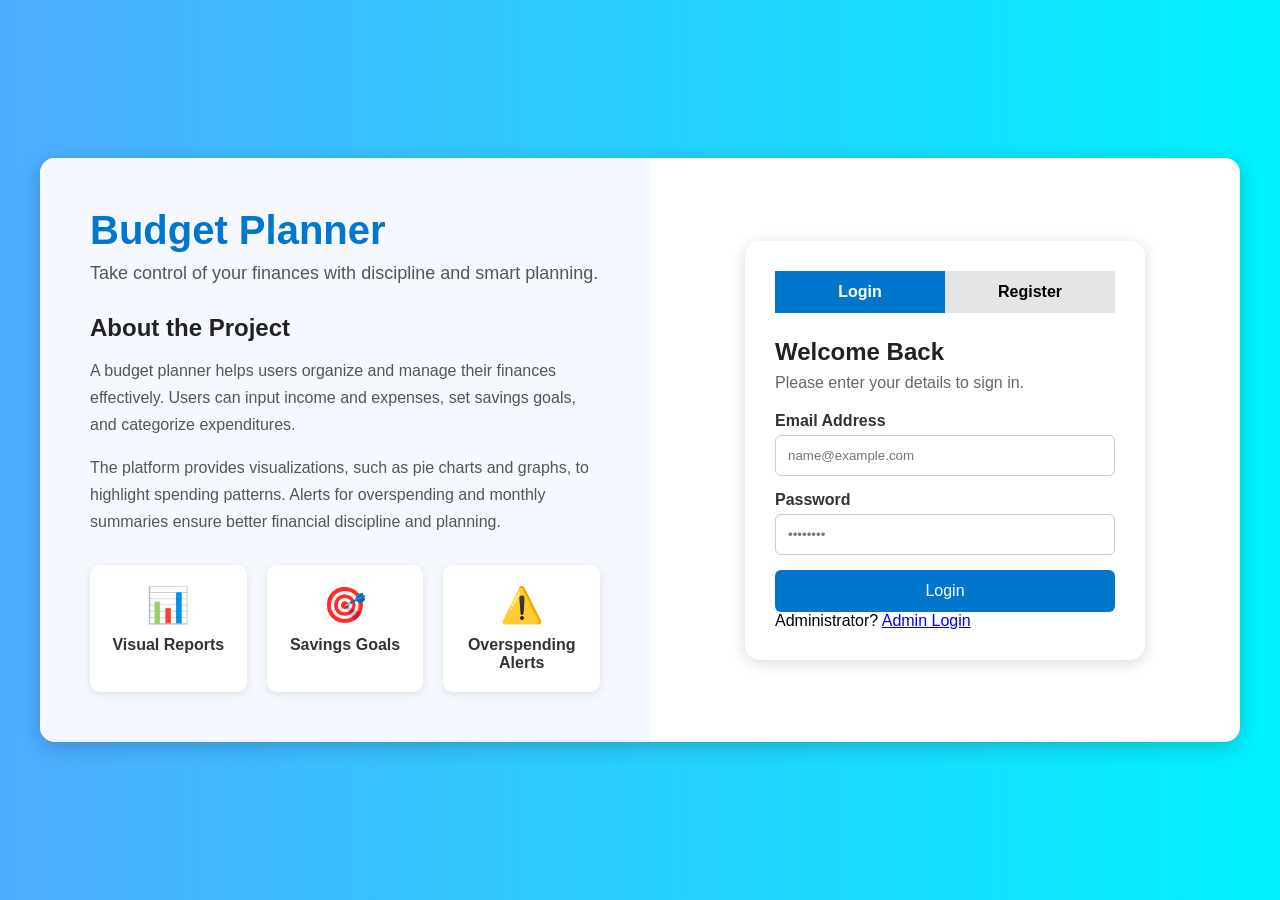
<file: index.html>
<!DOCTYPE html>
<html lang="en">
<head>
    <meta charset="UTF-8">
    <meta name="viewport" content="width=device-width, initial-scale=1.0">
    <title>Budget Planner - Welcome</title>
    <link rel="stylesheet" href="style.css">
</head>

<body class="landing-body">

<div class="landing-container">

    <!-- LEFT SIDE -->
    <div class="about-section">

        <div class="brand-header">
            <h1>Budget Planner</h1>
            <p class="tagline">
                Take control of your finances with discipline and smart planning.
            </p>
        </div>

        <div class="about-content">
            <h2>About the Project</h2>

            <p>
                A budget planner helps users organize and manage their finances
                effectively. Users can input income and expenses, set savings
                goals, and categorize expenditures.
            </p>

            <p>
                The platform provides visualizations, such as pie charts and
                graphs, to highlight spending patterns. Alerts for overspending
                and monthly summaries ensure better financial discipline and planning.
            </p>
        </div>

        <div class="feature-highlights">

            <div class="highlight-item">
                <span>📊</span>
                <p>Visual Reports</p>
            </div>

            <div class="highlight-item">
                <span>🎯</span>
                <p>Savings Goals</p>
            </div>

            <div class="highlight-item">
                <span>⚠️</span>
                <p>Overspending Alerts</p>
            </div>

        </div>

    </div>


    <!-- RIGHT SIDE -->
    <div class="auth-section">

        <div class="auth-card">

            <!-- LOGIN / REGISTER TABS -->
            <div class="auth-tabs">

                <button
                    id="login-tab-btn"
                    class="tab-btn active"
                    onclick="switchTab('login')">
                    Login
                </button>

                <button
                    id="register-tab-btn"
                    class="tab-btn"
                    onclick="switchTab('register')">
                    Register
                </button>

            </div>


            <!-- ================= LOGIN ================= -->

            <form id="login-form" class="auth-form">

                <h2>Welcome Back</h2>

                <p class="form-subtitle">
                    Please enter your details to sign in.
                </p>

                <div class="form-group">

                    <label for="login-email">
                        Email Address
                    </label>

                    <input
                        type="email"
                        id="login-email"
                        placeholder="name@example.com"
                        required>

                </div>


                <!-- Salary REMOVED from Login -->


                <div class="form-group">

                    <label for="login-password">
                        Password
                    </label>

                    <input
                        type="password"
                        id="login-password"
                        placeholder="••••••••"
                        required>

                </div>


                <button
                    type="submit"
                    class="btn btn-primary btn-block">
                    Login
                </button>

            </form>


            <!-- ================= REGISTER ================= -->

            <form
                id="register-form"
                class="auth-form"
                style="display:none;">

                <h2>Create Account</h2>

                <p class="form-subtitle">
                    Start managing your budget today.
                </p>


                <!-- NAME -->

                <div class="form-group">
    <label for="register-name">Full Name</label>

    <input
        type="text"
        id="register-name"
        placeholder="Enter your full name"
        required
        pattern="[A-Za-z ]+"
        title="Name should contain only alphabets and spaces">
</div>


                <!-- SALARY NOW UNDER NAME -->

                <div class="form-group">

                    <label for="register-salary">
                        Monthly Salary / Income
                    </label>

                    <input
                        type="number"
                        id="register-salary"
                        placeholder="e.g. 45000"
                        min="1"
                        step="0.01"
                        required>

                </div>


                <!-- EMAIL -->

                <div class="form-group">

                    <label for="register-email">
                        Email Address
                    </label>

                    <input
                        type="email"
                        id="register-email"
                        placeholder="name@example.com"
                        required>

                </div>


                <!-- PASSWORD -->

                <div class="form-group">

                    <label for="register-password">
                        Password
                    </label>

                    <input
                        type="password"
                        id="register-password"
                        placeholder="Create a password"
                        minlength="6"
                        required>

                </div>


                <button
                    type="submit"
                    class="btn btn-primary btn-block">
                    Register
                </button>

            </form>


            <!-- ADMIN LOGIN -->

            <div class="admin-entry">

                <span>Administrator?</span>

                <a href="admin-login.html">
                    Admin Login
                </a>

            </div>

        </div>

    </div>

</div>


<script>

function switchTab(tabName) {

    const loginForm =
        document.getElementById("login-form");

    const registerForm =
        document.getElementById("register-form");

    const loginBtn =
        document.getElementById("login-tab-btn");

    const registerBtn =
        document.getElementById("register-tab-btn");


    if (tabName === "login") {

        loginForm.style.display = "block";
        registerForm.style.display = "none";

        loginBtn.classList.add("active");
        registerBtn.classList.remove("active");

    } else {

        loginForm.style.display = "none";
        registerForm.style.display = "block";

        registerBtn.classList.add("active");
        loginBtn.classList.remove("active");

    }

}

</script>

<script src="app.js"></script>

</body>
</html>
</file>
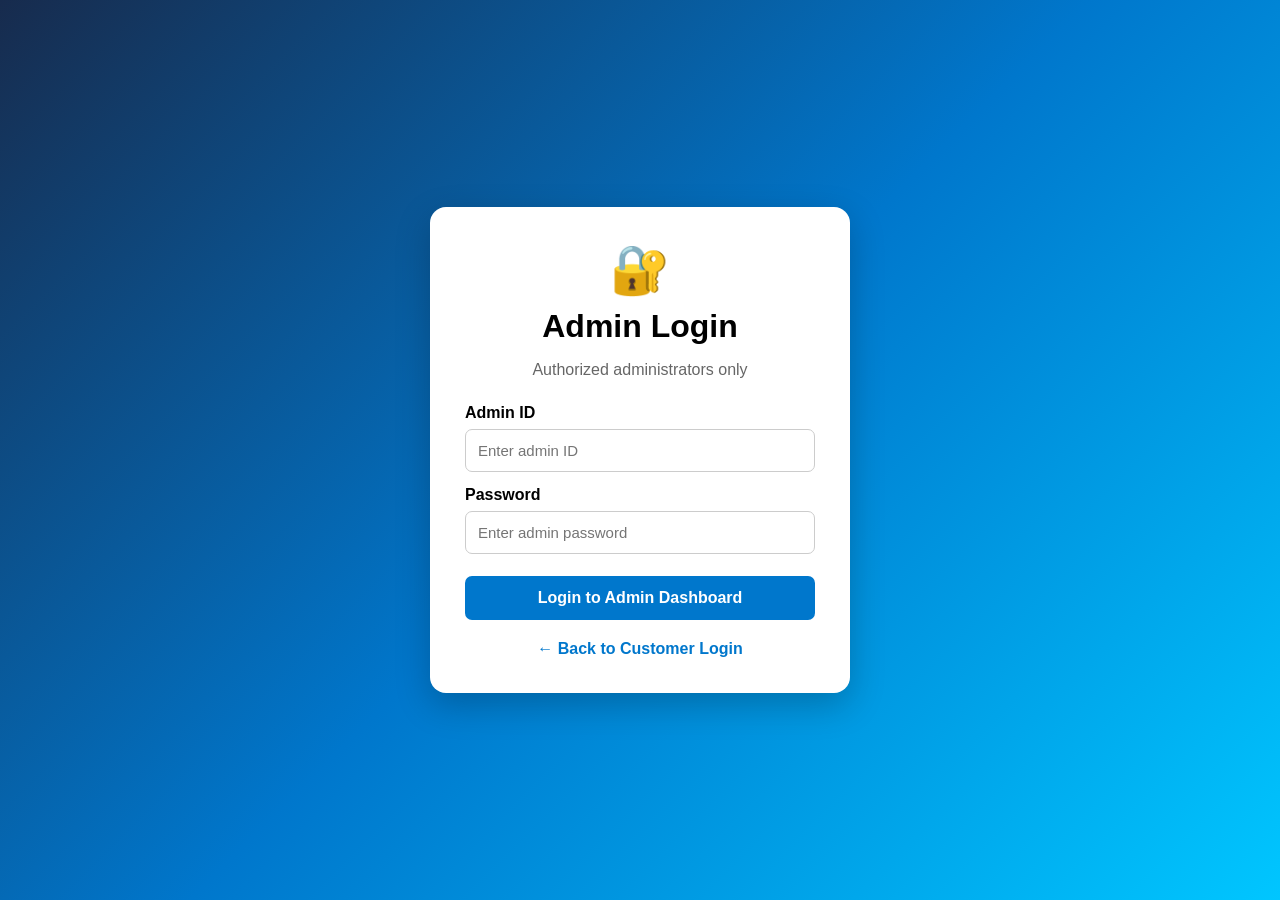
<file: admin-login.html>
<!DOCTYPE html>
<html lang="en">

<head>

    <meta charset="UTF-8">

    <meta
        name="viewport"
        content="width=device-width, initial-scale=1.0">

    <title>Budget Planner - Admin Login</title>

    <link
        rel="stylesheet"
        href="admin-login.css">

</head>


<body>

<div class="admin-login-page">

    <div class="admin-login-card">

        <div class="admin-icon">
            🔐
        </div>

        <h1>
            Admin Login
        </h1>

        <p>
            Authorized administrators only
        </p>


        <form id="admin-login-form">

            <label for="admin-id">
                Admin ID
            </label>

            <input
                id="admin-id"
                type="text"
                placeholder="Enter admin ID"
                required>


            <label for="admin-password">
                Password
            </label>

            <input
                id="admin-password"
                type="password"
                placeholder="Enter admin password"
                required>


            <button type="submit">
                Login to Admin Dashboard
            </button>

        </form>


        <a
            class="back-link"
            href="index.html">

            ← Back to Customer Login

        </a>

    </div>

</div>


<script src="admin-login.js"></script>

</body>
</html>
</file>
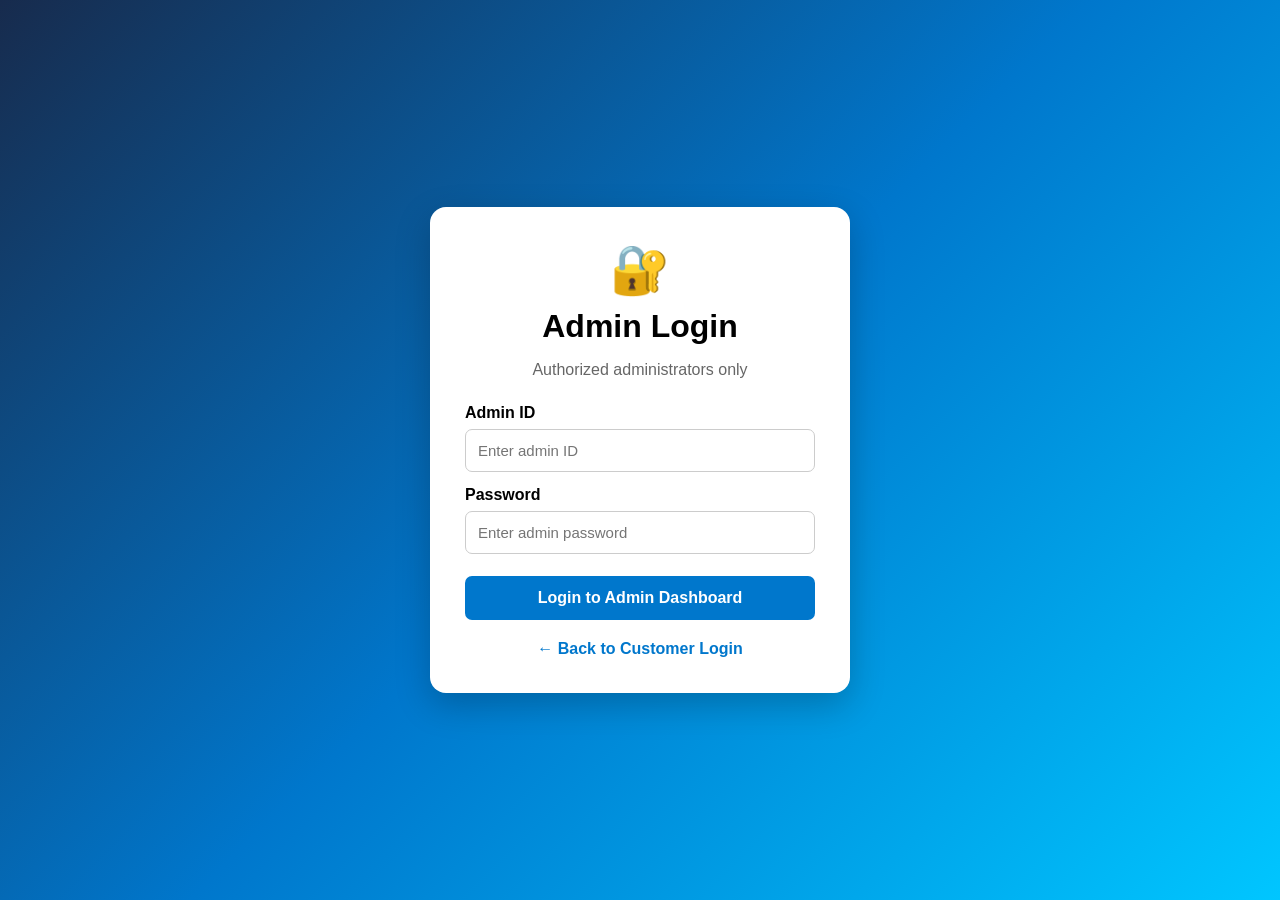
<file: admin.html>
<!DOCTYPE html>
<html lang="en">

<head>

    <meta charset="UTF-8">

    <meta
        name="viewport"
        content="width=device-width, initial-scale=1.0">

    <title>Budget Planner - Admin</title>

    <link
        rel="stylesheet"
        href="admin.css">

</head>


<body>

<div class="admin-container">

    <header>

        <div>

            <h1>
                💰 Budget Planner
            </h1>

            <h2>
                Admin Dashboard
            </h2>

        </div>


        <button onclick="logout()">
            Logout
        </button>

    </header>


    <!-- STATISTICS -->

    <section class="stats">

        <div class="card">

            <h3>
                👥 Users
            </h3>

            <p id="userCount">
                0
            </p>

        </div>


        <div class="card">

            <h3>
                💵 Total Income
            </h3>

            <p id="totalIncome">
                ₹0
            </p>

        </div>


        <div class="card">

            <h3>
                💸 Total Expenses
            </h3>

            <p id="totalExpense">
                ₹0
            </p>

        </div>


        <div class="card">

            <h3>
                📊 Transactions
            </h3>

            <p id="transactionCount">
                0
            </p>

        </div>

    </section>


    <!-- CUSTOMER ANALYSIS -->

    <section class="admin-section">

        <h2>
            Customer Analysis
        </h2>

        <p class="section-note">
            Each row is calculated from that customer's
            salary, transactions and savings goal.
        </p>


        <div class="table-wrap">

            <table>

                <thead>

                    <tr>

                        <th>Name</th>

                        <th>Email</th>

                        <th>Salary / Income</th>

                        <th>Expenses</th>

                        <th>Balance</th>

                        <th>Savings Goal</th>

                        <th>Transactions</th>

                        <th>Action</th>

                    </tr>

                </thead>


                <tbody id="userTable">
                </tbody>

            </table>

        </div>

    </section>


    <!-- ALL TRANSACTIONS -->

    <section class="admin-section">

        <h2>
            Recent Transactions
        </h2>


        <div class="table-wrap">

            <table>

                <thead>

                    <tr>

                        <th>User</th>

                        <th>Date</th>

                        <th>Type</th>

                        <th>Amount</th>

                        <th>Category</th>

                        <th>Name</th>

                    </tr>

                </thead>


                <tbody id="transactionTable">
                </tbody>

            </table>

        </div>

    </section>

</div>


<script src="admin.js"></script>

</body>

</html>
</file>
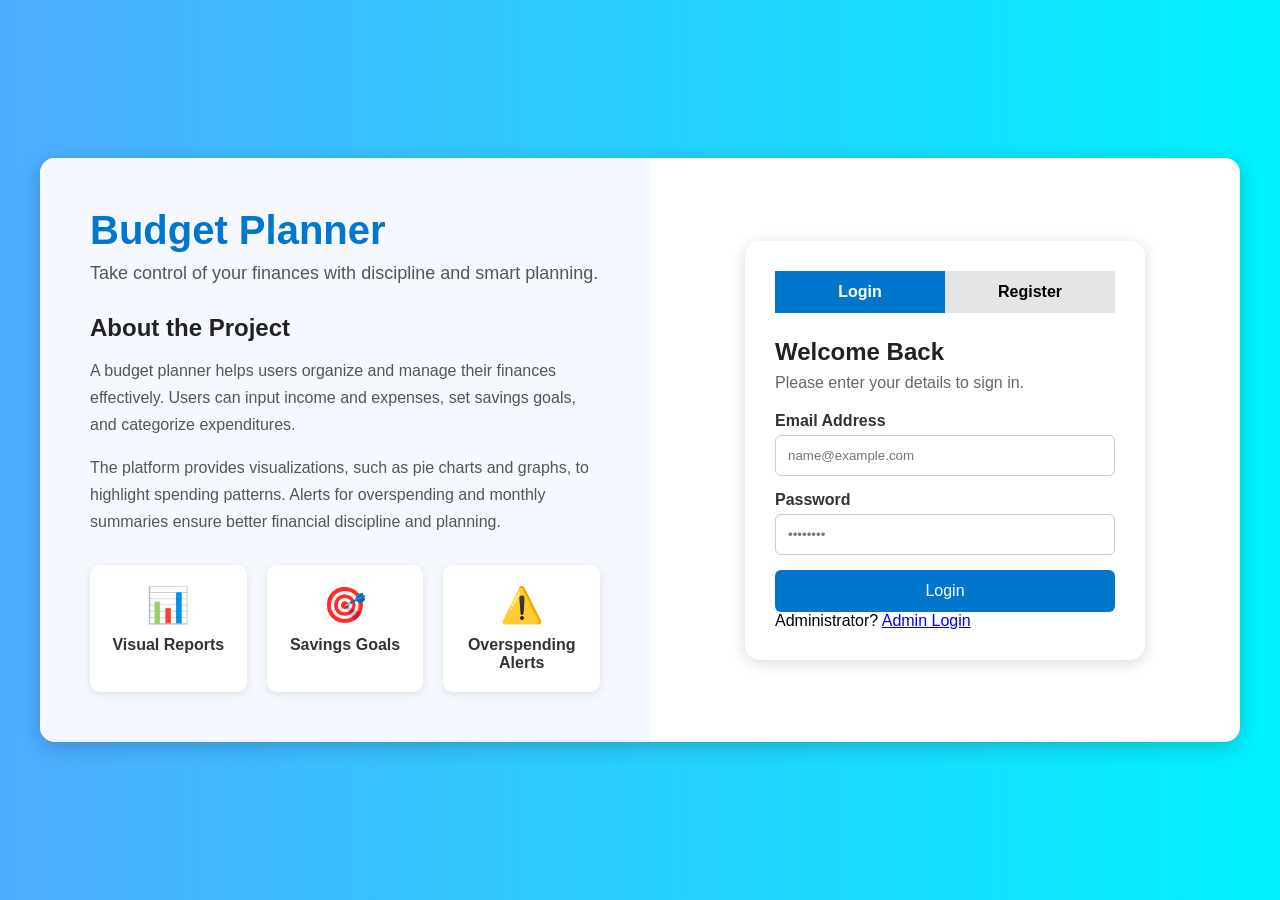
<file: dashboard.html>
<!DOCTYPE html>
<html lang="en">

<head>
    <meta charset="UTF-8">
    <meta name="viewport" content="width=device-width, initial-scale=1.0">

    <title>Budget Planner - Dashboard</title>

    <link rel="stylesheet" href="dashboard.css">
</head>

<body>

    <!-- ================= NAVBAR ================= -->

    <nav class="navbar">

        <div class="logo">
            💰 Budget Planner
        </div>

        <div class="nav-links">

            <a href="#dashboard">Dashboard</a>
            <a href="#transactions">Transactions</a>
            <a href="#analysis">Analysis</a>
            <a href="#goals">Savings Goals</a>

            <button onclick="logout()">Logout</button>

        </div>

    </nav>


    <!-- ================= MAIN ================= -->

    <main class="dashboard-container">


        <!-- Welcome -->

        <section class="welcome-section">

            <div>
                <h1>Welcome, <span id="user-name">User</span> 👋</h1>

                <p>
                    Take control of your finances and plan your future.
                </p>
            </div>

            <div class="date-box">
                <span id="current-date"></span>
            </div>

        </section>


        <!-- ================= SUMMARY CARDS ================= -->

        <section class="summary-cards">

            <div class="summary-card income-card">

                <div class="card-icon">💰</div>

                <div>
                    <h3>Total Income</h3>
                    <p id="total-income">₹0</p>
                </div>

            </div>


            <div class="summary-card expense-card">

                <div class="card-icon">💸</div>

                <div>
                    <h3>Total Expenses</h3>
                    <p id="total-expense">₹0</p>
                </div>

            </div>


            <div class="summary-card balance-card">

                <div class="card-icon">💳</div>

                <div>
                    <h3>Balance</h3>
                    <p id="balance">₹0</p>
                </div>

            </div>


            <div class="summary-card goal-card">

                <div class="card-icon">🎯</div>

                <div>
                    <h3>Savings Goal</h3>
                    <p id="goal-display">₹0</p>
                </div>

            </div>

        </section>


        <!-- ================= ADD TRANSACTION ================= -->

        <section class="panel" id="transactions">

            <div class="section-heading">

                <div>
                    <h2>Add Transaction</h2>

                    <p>
                        Record your income and expenses.
                    </p>
                </div>

            </div>


            <form id="transaction-form" class="transaction-form">

                <div class="input-group">

                    <label>Transaction Name</label>

                    <input
                        type="text"
                        id="transaction-name"
                        placeholder="e.g. Grocery"
                        required
                    >

                </div>


                <div class="input-group">

                    <label>Amount</label>

                    <input
                        type="number"
                        id="transaction-amount"
                        placeholder="₹ Amount"
                        min="1"
                        required
                    >

                </div>


                <div class="input-group">

                    <label>Type</label>

                    <select id="transaction-type">

                        <option value="income">
                            Income
                        </option>

                        <option value="expense">
                            Expense
                        </option>

                    </select>

                </div>


                <div class="input-group">

                    <label>Category</label>

                    <select id="transaction-category">

                        <option value="Salary">
                            Salary
                        </option>

                        <option value="Food">
                            Food
                        </option>

                        <option value="Transport">
                            Transport
                        </option>

                        <option value="Shopping">
                            Shopping
                        </option>

                        <option value="Education">
                            Education
                        </option>

                        <option value="Entertainment">
                            Entertainment
                        </option>

                        <option value="Bills">
                            Bills
                        </option>

                        <option value="Health">
                            Health
                        </option>

                        <option value="Other">
                            Other
                        </option>

                    </select>

                </div>


                <button type="submit" class="add-btn">
                    + Add Transaction
                </button>

            </form>

        </section>


        <!-- ================= MAIN GRID ================= -->

        <section class="dashboard-grid">


            <!-- TRANSACTIONS -->

            <div class="panel transaction-panel">

                <div class="section-heading">

                    <div>
                        <h2>Recent Transactions</h2>

                        <p>
                            Your latest financial activities
                        </p>
                    </div>

                </div>


                <div id="transactions-list">

                    <div class="empty-state">

                        <div>📋</div>

                        <p>
                            No transactions yet.
                        </p>

                        <span>
                            Add your first transaction above.
                        </span>

                    </div>

                </div>

            </div>


            <!-- SPENDING ANALYSIS -->

            <div class="panel" id="analysis">

                <div class="section-heading">

                    <div>
                        <h2>Spending Analysis</h2>

                        <p>
                            Where your money is going
                        </p>
                    </div>

                </div>


               <div class="chart-controls">
    <label for="chart-month">Month</label>
    <input type="month" id="chart-month">

    <label for="chart-type">Chart</label>
    <select id="chart-type">
        <option value="pie">Pie chart</option>
        <option value="bar">Bar chart</option>
        <option value="scatter">Scatter chart</option>
    </select>
</div>

<div class="chart-container">
    <canvas id="expense-chart" aria-label="Monthly expense chart"></canvas>
    <div id="chart-legend" class="chart-legend"></div>
</div>

            </div>

        </section>


        <!-- ================= SAVINGS + ALERT ================= -->

        <section class="dashboard-grid">


            <!-- SAVINGS GOAL -->

            <div class="panel" id="goals">

                <div class="section-heading">

                    <div>
                        <h2>🎯 Savings Goal</h2>

                        <p>
                            Set a target and track your progress.
                        </p>
                    </div>

                </div>


                <form id="goal-form" class="goal-form">

                    <input
                        type="number"
                        id="goal-amount"
                        placeholder="Enter goal amount"
                        min="1"
                        required
                    >

                    <button type="submit">
                        Set Goal
                    </button>

                </form>


                <div class="progress-area">

                    <div class="progress-info">

                        <span>Progress</span>

                        <strong id="progress-percentage">
                            0%
                        </strong>

                    </div>


                    <div class="progress-bar">

                        <div
                            id="progress-fill"
                            class="progress-fill">
                        </div>

                    </div>


                    <p id="progress-text">
                        Set a savings goal to start tracking.
                    </p>

                </div>

            </div>


            <!-- ALERT -->

            <div class="panel alert-panel">

                <div class="section-heading">

                    <div>
                        <h2>⚠️ Budget Alert</h2>

                        <p>
                            Keep an eye on your spending.
                        </p>
                    </div>

                </div>


                <div id="budget-alert" class="alert-content">

                    <div class="alert-icon">
                        ✅
                    </div>

                    <div>

                        <h3>
                            Everything looks good!
                        </h3>

                        <p>
                            Add transactions to monitor your budget.
                        </p>

                    </div>

                </div>

            </div>

        </section>


        <!-- ================= MONTHLY SUMMARY ================= -->

        <section class="panel monthly-summary">

            <div class="section-heading">

                <div>
                    <h2>📅 Monthly Summary</h2>

                    <p>
                        Your financial overview
                    </p>
                </div>

            </div>


            <div class="summary-grid">

                <div>
                    <span>Income</span>
                    <strong id="monthly-income">₹0</strong>
                </div>

                <div>
                    <span>Expenses</span>
                    <strong id="monthly-expense">₹0</strong>
                </div>

                <div>
                    <span>Savings</span>
                    <strong id="monthly-savings">₹0</strong>
                </div>

                <div>
                    <span>Transactions</span>
                    <strong id="transaction-count">0</strong>
                </div>

            </div>

        </section>


    </main>


    <footer>

        <p>
            © 2026 Budget Planner | Manage Money. Build Your Future.
        </p>

    </footer>


    <script src="dashboard.js"></script>

</body>

</html>
</file>
<file: style.css>
/* Reset */
*{
    margin:0;
    padding:0;
    box-sizing:border-box;
    font-family: Arial, sans-serif;
}

/* Body */
.landing-body{
    background: linear-gradient(to right, #4facfe, #00f2fe);
    min-height:100vh;
    display:flex;
    justify-content:center;
    align-items:center;
    padding:20px;
}

/* Main Container */
.landing-container{
    width:100%;
    max-width:1200px;
    background:#fff;
    border-radius:15px;
    overflow:hidden;
    display:flex;
    box-shadow:0 5px 20px rgba(0,0,0,0.2);
}

/* Left Section */
.about-section{
    flex:1;
    background:#f5f9ff;
    padding:50px;
}

.brand-header h1{
    color:#0077cc;
    font-size:40px;
    margin-bottom:10px;
}

.tagline{
    color:#555;
    font-size:18px;
    margin-bottom:30px;
}

.about-content h2{
    margin-bottom:15px;
    color:#222;
}

.about-content p{
    margin-bottom:15px;
    line-height:1.7;
    color:#555;
}

/* Feature Highlights */
.feature-highlights{
    display:flex;
    gap:20px;
    margin-top:30px;
}

.highlight-item{
    background:white;
    padding:20px;
    border-radius:10px;
    text-align:center;
    flex:1;
    box-shadow:0 2px 8px rgba(0,0,0,0.1);
}

.highlight-item span{
    font-size:35px;
    display:block;
    margin-bottom:10px;
}

.highlight-item p{
    font-weight:bold;
    color:#333;
}

/* Right Section */
.auth-section{
    flex:1;
    display:flex;
    justify-content:center;
    align-items:center;
    padding:40px;
}

.auth-card{
    width:100%;
    max-width:400px;
    background:#fff;
    padding:30px;
    border-radius:15px;
    box-shadow:0 3px 15px rgba(0,0,0,0.15);
}

/* Tabs */
.auth-tabs{
    display:flex;
    margin-bottom:25px;
}

.tab-btn{
    flex:1;
    padding:12px;
    border:none;
    background:#e5e5e5;
    cursor:pointer;
    font-size:16px;
    font-weight:bold;
}

.tab-btn.active{
    background:#0077cc;
    color:white;
}

/* Form */
.auth-form h2{
    margin-bottom:8px;
    color:#222;
}

.form-subtitle{
    color:#666;
    margin-bottom:20px;
}

.form-group{
    margin-bottom:15px;
}

.form-group label{
    display:block;
    margin-bottom:5px;
    font-weight:bold;
    color:#333;
}

.form-group input{
    width:100%;
    padding:12px;
    border:1px solid #ccc;
    border-radius:6px;
    outline:none;
}

.form-group input:focus{
    border-color:#0077cc;
}

/* Buttons */
.btn{
    padding:12px;
    border:none;
    border-radius:6px;
    cursor:pointer;
    font-size:16px;
}

.btn-primary{
    background:#0077cc;
    color:white;
}

.btn-primary:hover{
    background:#005fa3;
}

.btn-block{
    width:100%;
}

/* Responsive */
@media(max-width:768px){
    .landing-container{
        flex-direction:column;
    }

    .about-section,
    .auth-section{
        padding:25px;
    }

    .feature-highlights{
        flex-direction:column;
    }
}
</file>
<file: admin-login.css>
* {
    box-sizing: border-box;
    font-family: Arial, sans-serif;
}

body {

    margin: 0;

    min-height: 100vh;

    background:
        linear-gradient(
            135deg,
            #172b4d,
            #0077cc,
            #00c6ff
        );

    display: flex;

    align-items: center;

    justify-content: center;

    padding: 20px;
}


.admin-login-card {

    width: 100%;

    max-width: 420px;

    background: white;

    padding: 35px;

    border-radius: 16px;

    box-shadow:
        0 12px 35px
        rgba(0,0,0,.22);

}


.admin-icon {

    text-align: center;

    font-size: 48px;

}


.admin-login-card h1 {

    text-align: center;

    margin: 10px 0 6px;

}


.admin-login-card > p {

    text-align: center;

    color: #666;

    margin-bottom: 25px;

}


.admin-login-card label {

    display: block;

    font-weight: bold;

    margin: 14px 0 7px;

}


.admin-login-card input {

    width: 100%;

    padding: 12px;

    border: 1px solid #ccc;

    border-radius: 7px;

    font-size: 15px;

}


.admin-login-card button {

    width: 100%;

    margin-top: 22px;

    padding: 13px;

    border: none;

    border-radius: 7px;

    background: #0077cc;

    color: white;

    font-size: 16px;

    font-weight: bold;

    cursor: pointer;

}


.admin-login-card button:hover {

    background: #005fa3;

}


.back-link {

    display: block;

    text-align: center;

    margin-top: 20px;

    color: #0077cc;

    text-decoration: none;

    font-weight: bold;

}
</file>
<file: admin.css>
body {

    margin: 0;

    font-family: Arial, sans-serif;

    background: #f4f6f8;

    color: #222;

}


.admin-container {

    width: 92%;

    max-width: 1500px;

    margin: auto;

    padding: 20px 0 40px;

}


header {

    background: #222;

    color: white;

    padding: 20px;

    border-radius: 10px;

    display: flex;

    justify-content: space-between;

    align-items: center;

}


header h1,
header h2 {

    margin: 5px;

}


header button {

    padding: 10px 20px;

    background: #e74c3c;

    color: white;

    border: none;

    border-radius: 5px;

    cursor: pointer;

}


.stats {

    display: grid;

    grid-template-columns:
        repeat(4, 1fr);

    gap: 20px;

    margin: 25px 0;

}


.card {

    background: white;

    padding: 20px;

    text-align: center;

    border-radius: 10px;

    box-shadow:
        0 2px 8px #ccc;

}


.card p {

    font-size: 25px;

    font-weight: bold;

}


.admin-section {

    background: white;

    padding: 20px;

    margin-bottom: 25px;

    border-radius: 10px;

    box-shadow:
        0 2px 8px
        rgba(0,0,0,.05);

}


.admin-section h2 {

    margin-top: 0;

}


.section-note {

    color: #666;

}


.table-wrap {

    overflow-x: auto;

}


table {

    width: 100%;

    border-collapse: collapse;

    min-width: 900px;

}


th,
td {

    padding: 12px;

    border-bottom:
        1px solid #ddd;

    text-align: center;

}


th {

    background: #222;

    color: white;

    white-space: nowrap;

}


.delete-btn {

    background: #e74c3c;

    color: white;

    border: none;

    padding: 6px 12px;

    border-radius: 5px;

    cursor: pointer;

}


@media(max-width:850px) {

    .stats {

        grid-template-columns:
            1fr 1fr;

    }

}


@media(max-width:520px) {

    .stats {

        grid-template-columns:
            1fr;

    }


    header {

        flex-direction: column;

        align-items: flex-start;

        gap: 15px;

    }

}
</file>
<file: dashboard.css>
* {
    margin: 0;
    padding: 0;
    box-sizing: border-box;
    font-family: Arial, sans-serif;
}

body {
    background: #f4f8fc;
    color: #222;
}


/* ================= NAVBAR ================= */

.navbar {
    background: #0077cc;
    color: white;
    padding: 18px 5%;
    display: flex;
    justify-content: space-between;
    align-items: center;
    box-shadow: 0 3px 10px rgba(0,0,0,0.15);
}

.logo {
    font-size: 24px;
    font-weight: bold;
}

.nav-links {
    display: flex;
    align-items: center;
    gap: 25px;
}

.nav-links a {
    color: white;
    text-decoration: none;
    font-weight: bold;
}

.nav-links a:hover {
    text-decoration: underline;
}

.nav-links button {
    border: none;
    background: white;
    color: #0077cc;
    padding: 9px 18px;
    border-radius: 6px;
    cursor: pointer;
    font-weight: bold;
}


/* ================= CONTAINER ================= */

.dashboard-container {
    max-width: 1250px;
    margin: auto;
    padding: 35px 25px;
}


/* ================= WELCOME ================= */

.welcome-section {
    display: flex;
    justify-content: space-between;
    align-items: center;
    margin-bottom: 30px;
}

.welcome-section h1 {
    color: #0077cc;
    margin-bottom: 8px;
}

.welcome-section p {
    color: #666;
}

.date-box {
    background: white;
    padding: 12px 18px;
    border-radius: 8px;
    box-shadow: 0 2px 8px rgba(0,0,0,0.08);
    color: #555;
}


/* ================= SUMMARY ================= */

.summary-cards {
    display: grid;
    grid-template-columns: repeat(4, 1fr);
    gap: 20px;
    margin-bottom: 30px;
}

.summary-card {
    background: white;
    padding: 22px;
    border-radius: 12px;
    display: flex;
    align-items: center;
    gap: 15px;
    box-shadow: 0 3px 12px rgba(0,0,0,0.08);
}

.card-icon {
    font-size: 35px;
}

.summary-card h3 {
    font-size: 14px;
    color: #666;
    margin-bottom: 7px;
}

.summary-card p {
    font-size: 25px;
    font-weight: bold;
}

.income-card p {
    color: #159447;
}

.expense-card p {
    color: #d93025;
}

.balance-card p {
    color: #0077cc;
}

.goal-card p {
    color: #e39b00;
}


/* ================= PANELS ================= */

.panel {
    background: white;
    padding: 25px;
    border-radius: 12px;
    box-shadow: 0 3px 12px rgba(0,0,0,0.08);
    margin-bottom: 25px;
}

.section-heading {
    margin-bottom: 22px;
}

.section-heading h2 {
    margin-bottom: 6px;
}

.section-heading p {
    color: #777;
}


/* ================= TRANSACTION FORM ================= */

.transaction-form {
    display: grid;
    grid-template-columns: 1.5fr 1fr 1fr 1fr auto;
    gap: 15px;
    align-items: end;
}

.input-group label {
    display: block;
    font-weight: bold;
    margin-bottom: 7px;
    font-size: 14px;
}

.input-group input,
.input-group select {
    width: 100%;
    padding: 12px;
    border: 1px solid #ccc;
    border-radius: 7px;
    outline: none;
}

.input-group input:focus,
.input-group select:focus {
    border-color: #0077cc;
}

.add-btn,
.goal-form button {
    padding: 12px 18px;
    border: none;
    border-radius: 7px;
    background: #0077cc;
    color: white;
    cursor: pointer;
    font-weight: bold;
}

.add-btn:hover,
.goal-form button:hover {
    background: #005fa3;
}


/* ================= GRID ================= */

.dashboard-grid {
    display: grid;
    grid-template-columns: 1fr 1fr;
    gap: 25px;
}


/* ================= TRANSACTIONS ================= */

.transaction-item {
    display: flex;
    justify-content: space-between;
    align-items: center;
    padding: 14px 5px;
    border-bottom: 1px solid #eee;
}

.transaction-name {
    font-weight: bold;
}

.transaction-category {
    font-size: 12px;
    color: #777;
    margin-top: 4px;
}

.income-text {
    color: #159447;
    font-weight: bold;
}

.expense-text {
    color: #d93025;
    font-weight: bold;
}

.empty-state {
    text-align: center;
    padding: 30px;
    color: #777;
}

.empty-state div {
    font-size: 35px;
    margin-bottom: 10px;
}

.empty-state span {
    font-size: 13px;
}


/* ================= PIE CHART ================= */

.chart-controls {
    display: flex;
    align-items: center;
    gap: 10px;
    flex-wrap: wrap;
    margin: 0 0 18px;
}

.chart-controls label {
    font-weight: bold;
    font-size: 14px;
}

.chart-controls input,
.chart-controls select {
    padding: 9px 10px;
    border: 1px solid #ccd5df;
    border-radius: 6px;
    background: #fff;
}

.chart-container {
    align-items: center;
}

#expense-chart {
    display: block;
    width: 100%;
    min-width: 0;
    max-width: 520px;
    height: 300px;
}

.chart-legend {
    display: flex;
    flex-direction: column;
    gap: 9px;
    max-height: 280px;
    overflow-y: auto;
}

.legend-item {
    display: flex;
    align-items: center;
    gap: 8px;
    font-size: 14px;
}

.legend-color {
    width: 12px;
    height: 12px;
    border-radius: 3px;
}

.no-data {
    color: #777;
    max-width: 180px;
}


/* ================= SAVINGS ================= */

.goal-form {
    display: flex;
    gap: 12px;
    margin-bottom: 25px;
}

.goal-form input {
    flex: 1;
    padding: 12px;
    border: 1px solid #ccc;
    border-radius: 7px;
}

.progress-info {
    display: flex;
    justify-content: space-between;
    margin-bottom: 8px;
}

.progress-bar {
    height: 15px;
    background: #e5e5e5;
    border-radius: 20px;
    overflow: hidden;
}

.progress-fill {
    height: 100%;
    width: 0%;
    background: #0077cc;
    transition: width 0.5s;
}

.progress-area p {
    margin-top: 10px;
    color: #666;
    font-size: 14px;
}


/* ================= ALERT ================= */

.alert-content {
    display: flex;
    align-items: center;
    gap: 15px;
    padding: 18px;
    border-radius: 10px;
    background: #f0fff4;
}

.alert-icon {
    font-size: 30px;
}

.alert-content h3 {
    margin-bottom: 5px;
}

.alert-content p {
    color: #666;
}

.warning {
    background: #fff4e5;
}

.warning h3 {
    color: #d97706;
}


/* ================= MONTHLY SUMMARY ================= */

.summary-grid {
    display: grid;
    grid-template-columns: repeat(4, 1fr);
    gap: 20px;
}

.summary-grid div {
    background: #f5f9ff;
    padding: 20px;
    border-radius: 10px;
}

.summary-grid span {
    display: block;
    color: #666;
    margin-bottom: 8px;
}

.summary-grid strong {
    font-size: 22px;
    color: #0077cc;
}


/* ================= FOOTER ================= */

footer {
    text-align: center;
    padding: 25px;
    color: #777;
}


/* ================= RESPONSIVE ================= */

@media (max-width: 950px) {

    .summary-cards {
        grid-template-columns: 1fr 1fr;
    }

    .transaction-form {
        grid-template-columns: 1fr 1fr;
    }

    .dashboard-grid {
        grid-template-columns: 1fr;
    }

    .summary-grid {
        grid-template-columns: 1fr 1fr;
    }

}


@media (max-width: 650px) {

    .navbar {
        flex-direction: column;
        gap: 15px;
    }

    .nav-links {
        flex-wrap: wrap;
        justify-content: center;
        gap: 15px;
    }

    .welcome-section {
        flex-direction: column;
        align-items: flex-start;
        gap: 15px;
    }

    .summary-cards {
        grid-template-columns: 1fr;
    }

    .transaction-form {
        grid-template-columns: 1fr;
    }

    .chart-container {
        flex-direction: column;
    }

    .summary-grid {
        grid-template-columns: 1fr;
    }

}
</file>
